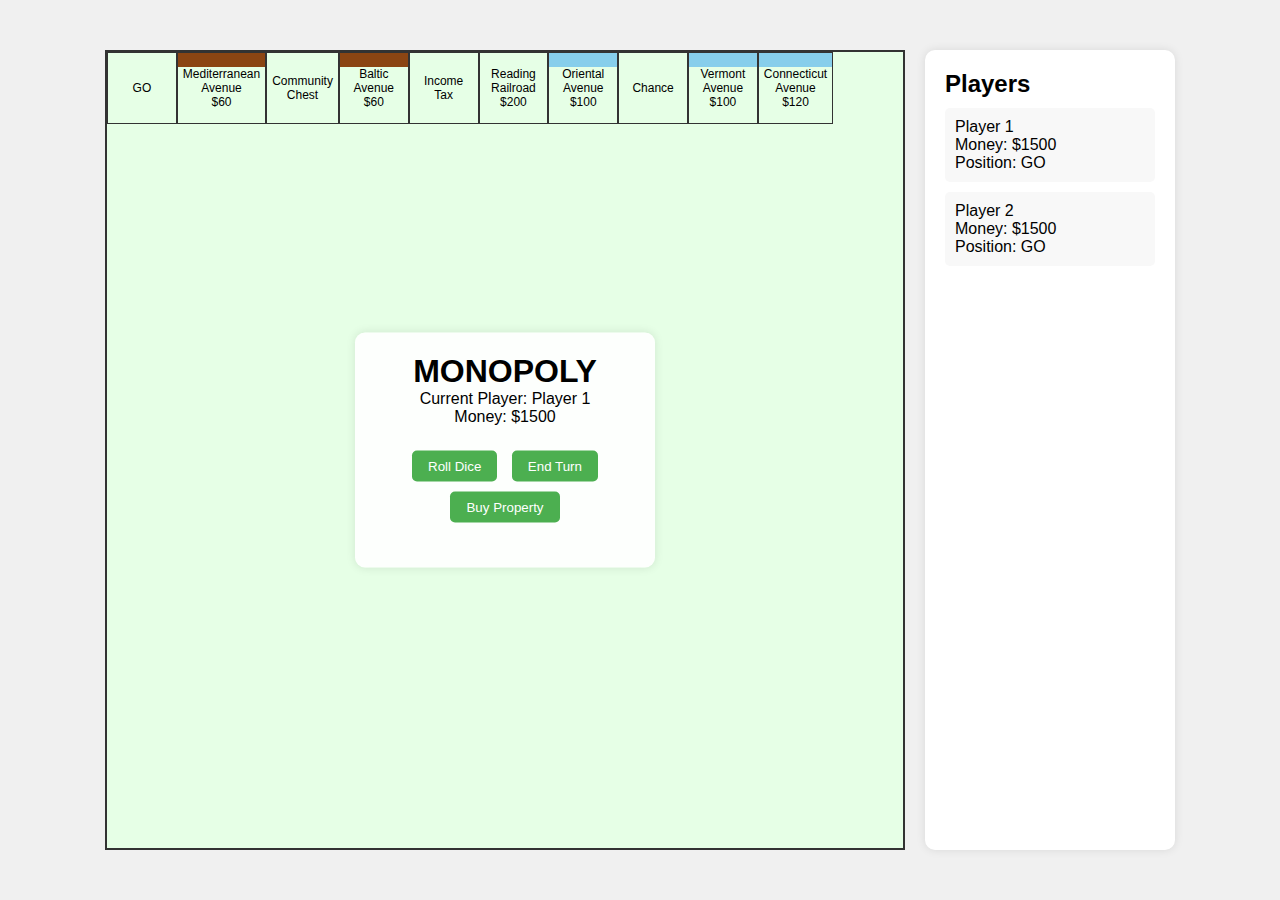
<file: index.html>
<!DOCTYPE html>
<html lang="en">
<head>
    <meta charset="UTF-8">
    <meta name="viewport" content="width=device-width, initial-scale=1.0">
    <title>Monopoly Game</title>
    <link rel="stylesheet" href="styles.css">
</head>
<body>
    <div class="game-container">
        <div class="board">
            <div class="center">
                <h1>MONOPOLY</h1>
                <div class="game-info">
                    <div id="current-player">Current Player: Player 1</div>
                    <div id="player-money">Money: $1500</div>
                </div>
                <div class="actions">
                    <button id="roll-dice">Roll Dice</button>
                    <button id="end-turn">End Turn</button>
                    <button id="buy-property">Buy Property</button>
                </div>
                <div id="dice-result"></div>
            </div>
            <div class="board-grid">
                <!-- Board squares will be generated by JavaScript -->
            </div>
        </div>
        <div class="player-panel">
            <h2>Players</h2>
            <div id="players-list"></div>
        </div>
    </div>
    <div id="property-modal" class="modal">
        <div class="modal-content">
            <h2>Property Information</h2>
            <div id="property-info"></div>
            <button id="close-modal">Close</button>
        </div>
    </div>
    <script src="game.js"></script>
</body>
</html>
</file>
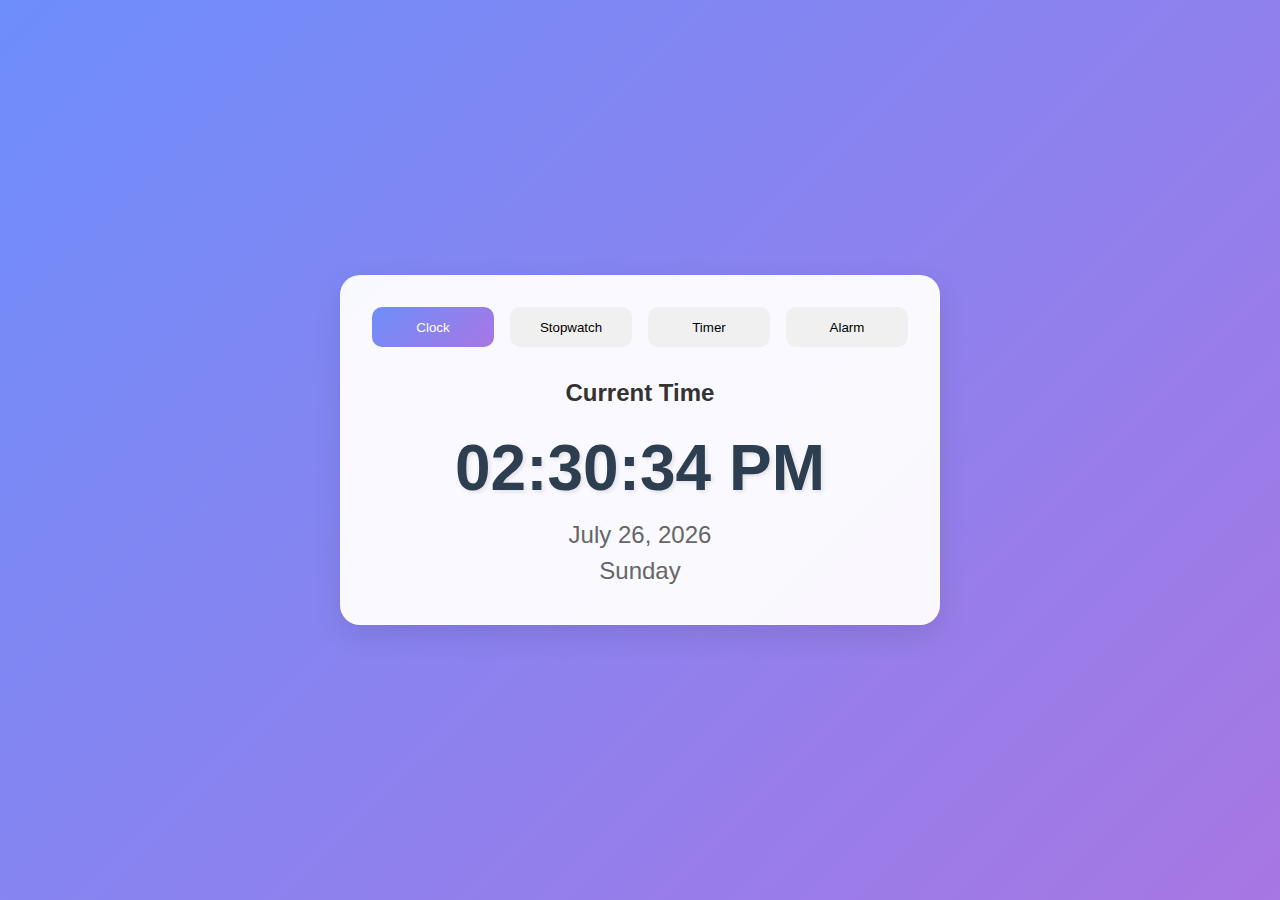
<file: Clock.html>
<!Doctype html>
<html lang="en">

<head>
    <meta charset="UTF-8">
    <meta http-equiv="X-UA-Compatible" content="IE=edge">
    <meta name="viewport" content="width=device-width, initial-scale=1.0">
    <title>Document</title>
</head>

<body>
    <div class="container">
        <nav class="tabs">
            <button class="tab-btn active" data-tab="clock">Clock</button>
            <button class="tab-btn" data-tab="stopwatch">Stopwatch</button>
            <button class="tab-btn" data-tab="timer">Timer</button>
            <button class="tab-btn" data-tab="alarm">Alarm</button>
        </nav>

        <div class="tab-content active" id="clock-tab">
            <h2>Current Time</h2>
            <div id="clock"></div>
            <div id="date"></div>
            <div id="day"></div>
        </div>

        <div class="tab-content" id="stopwatch-tab">
            <h2>Stopwatch</h2>
            <div id="stopwatch">00:00:00.000</div>
            <div class="controls">
                <button id="start-stopwatch">Start</button>
                <button id="stop-stopwatch">Stop</button>
                <button id="reset-stopwatch">Reset</button>
            </div>
        </div>

        <div class="tab-content" id="timer-tab">
            <h2>Timer</h2>
            <div class="timer-input">
                <input type="number" id="hours" min="0" max="23" placeholder="HH">
                <input type="number" id="minutes" min="0" max="59" placeholder="MM">
                <input type="number" id="seconds" min="0" max="59" placeholder="SS">
            </div>
            <div id="timer-display">00:00:00</div>
            <div class="controls">
                <button id="start-timer">Start</button>
                <button id="stop-timer">Stop</button>
                <button id="reset-timer">Reset</button>
            </div>
        </div>

        <div class="tab-content" id="alarm-tab">
            <h2>Alarm</h2>
            <div class="alarm-input">
                <input type="time" id="alarm-time">
                <button id="set-alarm">Set Alarm</button>
            </div>
            <div id="alarms-list"></div>
        </div>
    </div>

    <style>
        * {
            margin: 0;
            padding: 0;
            box-sizing: border-box;
        }

        body {
            font-family: 'Segoe UI', Arial, sans-serif;
            min-height: 100vh;
            display: flex;
            justify-content: center;
            align-items: center;
            background: linear-gradient(135deg, #6e8efb, #a777e3);
        }

        .container {
            background: rgba(255, 255, 255, 0.95);
            border-radius: 20px;
            padding: 2rem;
            box-shadow: 0 10px 30px rgba(0, 0, 0, 0.1);
            width: 90%;
            max-width: 600px;
        }

        .tabs {
            display: flex;
            gap: 1rem;
            margin-bottom: 2rem;
        }

        .tab-btn {
            flex: 1;
            padding: 0.8rem;
            border: none;
            border-radius: 10px;
            background: #f0f0f0;
            cursor: pointer;
            transition: all 0.3s ease;
            font-weight: 500;
        }

        .tab-btn.active {
            background: linear-gradient(135deg, #6e8efb, #a777e3);
            color: white;
        }

        .tab-content {
            display: none;
            text-align: center;
        }

        .tab-content.active {
            display: block;
        }

        h2 {
            color: #333;
            margin-bottom: 1.5rem;
        }

        #clock {
            font-size: 4rem;
            font-weight: bold;
            color: #2c3e50;
            margin: 1rem 0;
            text-shadow: 2px 2px 4px rgba(0, 0, 0, 0.1);
        }

        #date, #day {
            font-size: 1.5rem;
            color: #666;
            margin: 0.5rem 0;
        }

        #stopwatch {
            font-size: 3.5rem;
            font-weight: bold;
            color: #2c3e50;
            margin: 1rem 0;
        }

        .controls {
            display: flex;
            gap: 1rem;
            justify-content: center;
            margin: 1rem 0;
        }

        .controls button {
            padding: 0.8rem 1.5rem;
            border: none;
            border-radius: 25px;
            background: linear-gradient(135deg, #6e8efb, #a777e3);
            color: white;
            cursor: pointer;
            transition: transform 0.2s ease;
        }

        .controls button:hover {
            transform: scale(1.05);
        }

        .timer-input, .alarm-input {
            display: flex;
            gap: 1rem;
            justify-content: center;
            margin: 1rem 0;
        }

        input {
            padding: 0.8rem;
            border: 1px solid #ddd;
            border-radius: 10px;
            width: 80px;
            text-align: center;
            font-size: 1.2rem;
        }

        #timer-display {
            font-size: 3.5rem;
            font-weight: bold;
            color: #2c3e50;
            margin: 1rem 0;
        }

        #alarms-list {
            margin-top: 1rem;
        }

        .alarm-item {
            display: flex;
            justify-content: space-between;
            align-items: center;
            padding: 1rem;
            margin: 0.5rem 0;
            background: #f8f9fa;
            border-radius: 10px;
        }

        @media (max-width: 480px) {
            .container {
                padding: 1rem;
            }

            .tabs {
                flex-wrap: wrap;
            }

            #clock {
                font-size: 3rem;
            }

            #stopwatch, #timer-display {
                font-size: 2.5rem;
            }
        }
    </style>

    <script>
        // Tab functionality
        const tabs = document.querySelectorAll('.tab-btn');
        const contents = document.querySelectorAll('.tab-content');

        tabs.forEach(tab => {
            tab.addEventListener('click', () => {
                tabs.forEach(t => t.classList.remove('active'));
                contents.forEach(c => c.classList.remove('active'));
                tab.classList.add('active');
                document.getElementById(`${tab.dataset.tab}-tab`).classList.add('active');
            });
        });

        // Clock functionality
        function updateTime() {
            const now = new Date();
            
            const time = now.toLocaleTimeString('en-US', {
                hour: '2-digit',
                minute: '2-digit',
                second: '2-digit'
            });
            
            const date = now.toLocaleDateString('en-US', {
                year: 'numeric',
                month: 'long',
                day: 'numeric'
            });
            
            const day = now.toLocaleDateString('en-US', {
                weekday: 'long'
            });
            
            document.getElementById('clock').textContent = time;
            document.getElementById('date').textContent = date;
            document.getElementById('day').textContent = day;
        }

        // Stopwatch functionality
        let stopwatchInterval;
        let stopwatchTime = 0;
        const stopwatchDisplay = document.getElementById('stopwatch');

        document.getElementById('start-stopwatch').addEventListener('click', function() {
            clearInterval(stopwatchInterval);
            stopwatchInterval = setInterval(() => {
                stopwatchTime += 10;
                updateStopwatch();
            }, 10);
        });

        document.getElementById('stop-stopwatch').addEventListener('click', function() {
            clearInterval(stopwatchInterval);
        });

        document.getElementById('reset-stopwatch').addEventListener('click', function() {
            clearInterval(stopwatchInterval);
            stopwatchTime = 0;
            updateStopwatch();
        });

        function updateStopwatch() {
            const ms = stopwatchTime % 1000;
            const s = Math.floor((stopwatchTime / 1000) % 60);
            const m = Math.floor((stopwatchTime / (1000 * 60)) % 60);
            const h = Math.floor(stopwatchTime / (1000 * 60 * 60));
            
            stopwatchDisplay.textContent = 
                `${h.toString().padStart(2, '0')}:${m.toString().padStart(2, '0')}:${s.toString().padStart(2, '0')}.${ms.toString().padStart(3, '0')}`;
        }

        // Timer functionality
        let timerInterval;
        let timerTime = 0;
        const timerDisplay = document.getElementById('timer-display');

        document.getElementById('start-timer').addEventListener('click', function() {
            const hours = parseInt(document.getElementById('hours').value) || 0;
            const minutes = parseInt(document.getElementById('minutes').value) || 0;
            const seconds = parseInt(document.getElementById('seconds').value) || 0;
            
            timerTime = (hours * 3600 + minutes * 60 + seconds) * 1000;
            if (timerTime > 0) {
                clearInterval(timerInterval);
                timerInterval = setInterval(updateTimer, 1000);
            }
        });

        document.getElementById('stop-timer').addEventListener('click', function() {
            clearInterval(timerInterval);
        });

        document.getElementById('reset-timer').addEventListener('click', function() {
            clearInterval(timerInterval);
            timerTime = 0;
            updateTimer();
        });

        function updateTimer() {
            if (timerTime <= 0) {
                clearInterval(timerInterval);
                alert('Timer finished!');
                return;
            }
            
            timerTime -= 1000;
            const s = Math.floor((timerTime / 1000) % 60);
            const m = Math.floor((timerTime / (1000 * 60)) % 60);
            const h = Math.floor(timerTime / (1000 * 60 * 60));
            
            timerDisplay.textContent = 
                `${h.toString().padStart(2, '0')}:${m.toString().padStart(2, '0')}:${s.toString().padStart(2, '0')}`;
        }

        // Alarm functionality
        const alarms = new Set();
        const alarmsList = document.getElementById('alarms-list');

        document.getElementById('set-alarm').addEventListener('click', function() {
            const alarmTime = document.getElementById('alarm-time').value;
            if (alarmTime) {
                alarms.add(alarmTime);
                updateAlarmsList();
            }
        });

        function updateAlarmsList() {
            alarmsList.innerHTML = '';
            alarms.forEach(time => {
                const alarmItem = document.createElement('div');
                alarmItem.className = 'alarm-item';
                alarmItem.innerHTML = `
                    <span>${time}</span>
                    <button onclick="removeAlarm('${time}')">Delete</button>
                `;
                alarmsList.appendChild(alarmItem);
            });
        }

        function removeAlarm(time) {
            alarms.delete(time);
            updateAlarmsList();
        }

        function checkAlarms() {
            const now = new Date();
            const currentTime = `${now.getHours().toString().padStart(2, '0')}:${now.getMinutes().toString().padStart(2, '0')}`;
            
            alarms.forEach(time => {
                if (time === currentTime) {
                    alert('Alarm!');
                }
            });
        }

        // Initialize all functionalities
        updateTime();
        setInterval(updateTime, 1000);
        setInterval(checkAlarms, 1000);
    </script>
</body>

</html>
</file>
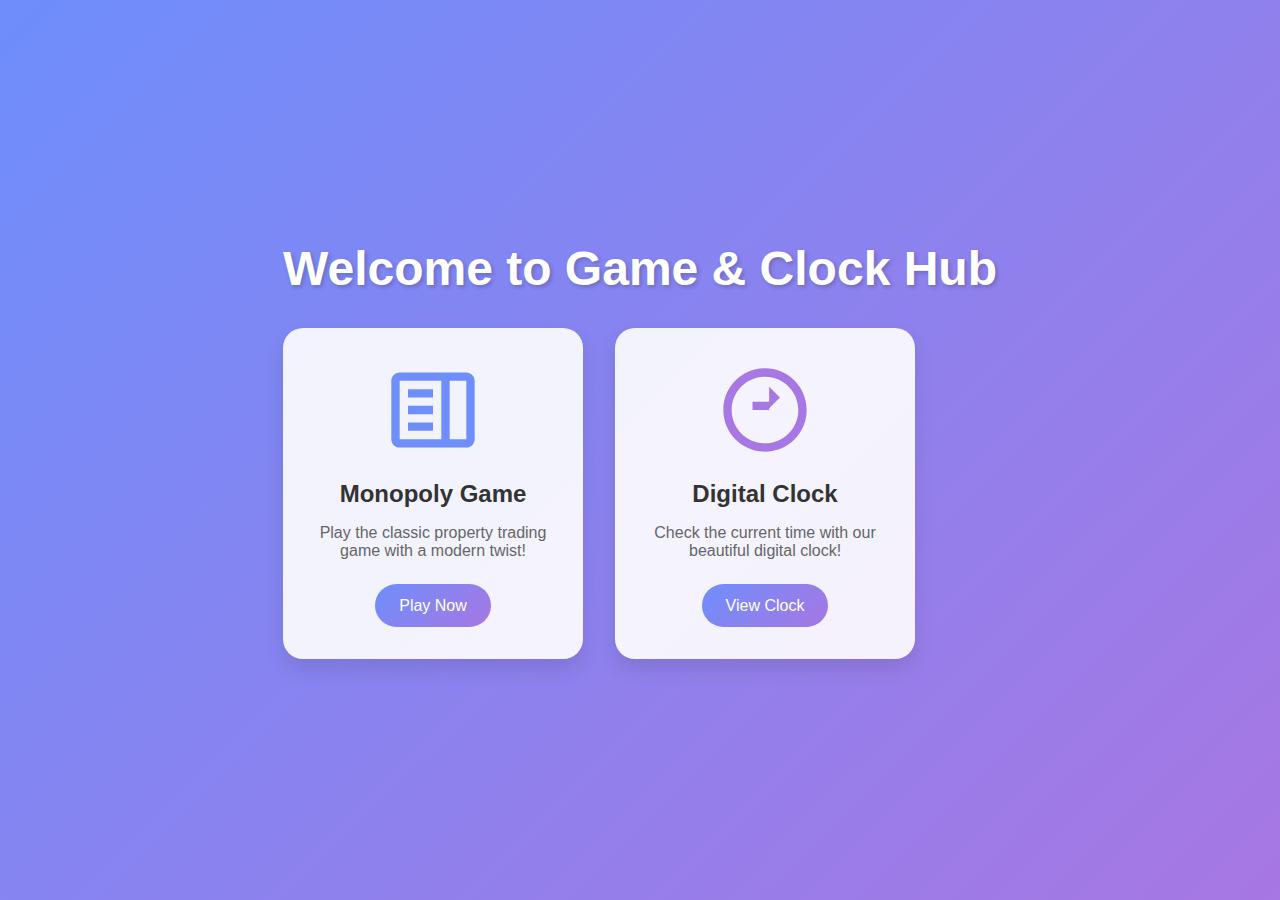
<file: home.html>
<!DOCTYPE html>
<html lang="en">
<head>
    <meta charset="UTF-8">
    <meta name="viewport" content="width=device-width, initial-scale=1.0">
    <title>Game & Clock Hub</title>
    <style>
        * {
            margin: 0;
            padding: 0;
            box-sizing: border-box;
        }

        body {
            font-family: 'Segoe UI', Arial, sans-serif;
            min-height: 100vh;
            background: linear-gradient(135deg, #6e8efb, #a777e3);
            display: flex;
            flex-direction: column;
            align-items: center;
            justify-content: center;
        }

        .container {
            text-align: center;
            padding: 2rem;
        }

        h1 {
            color: white;
            font-size: 3rem;
            margin-bottom: 2rem;
            text-shadow: 2px 2px 4px rgba(0, 0, 0, 0.2);
        }

        .cards-container {
            display: flex;
            gap: 2rem;
            margin-top: 2rem;
        }

        .card {
            background: rgba(255, 255, 255, 0.9);
            border-radius: 20px;
            padding: 2rem;
            width: 300px;
            text-align: center;
            transition: transform 0.3s ease, box-shadow 0.3s ease;
            cursor: pointer;
            box-shadow: 0 10px 20px rgba(0, 0, 0, 0.1);
        }

        .card:hover {
            transform: translateY(-10px);
            box-shadow: 0 15px 30px rgba(0, 0, 0, 0.2);
        }

        .card img {
            width: 100px;
            height: 100px;
            margin-bottom: 1rem;
        }

        .card h2 {
            color: #333;
            margin-bottom: 1rem;
        }

        .card p {
            color: #666;
            margin-bottom: 1.5rem;
        }

        .card a {
            display: inline-block;
            text-decoration: none;
            color: white;
            background: linear-gradient(135deg, #6e8efb, #a777e3);
            padding: 0.8rem 1.5rem;
            border-radius: 25px;
            transition: transform 0.2s ease;
        }

        .card a:hover {
            transform: scale(1.05);
        }

        @media (max-width: 768px) {
            .cards-container {
                flex-direction: column;
                align-items: center;
            }

            .card {
                width: 90%;
                max-width: 300px;
            }
        }
    </style>
</head>
<body>
    <div class="container">
        <h1>Welcome to Game & Clock Hub</h1>
        <div class="cards-container">
            <div class="card">
                <img src="[data-uri]" alt="Monopoly Icon">
                <h2>Monopoly Game</h2>
                <p>Play the classic property trading game with a modern twist!</p>
                <a href="index.html">Play Now</a>
            </div>
            <div class="card">
                <img src="[data-uri]" alt="Clock Icon">
                <h2>Digital Clock</h2>
                <p>Check the current time with our beautiful digital clock!</p>
                <a href="Clock.html">View Clock</a>
            </div>
        </div>
    </div>
</body>
</html>
</file>
<file: styles.css>
* {
    margin: 0;
    padding: 0;
    box-sizing: border-box;
}

body {
    font-family: Arial, sans-serif;
    background-color: #f0f0f0;
    min-height: 100vh;
    display: flex;
    justify-content: center;
    align-items: center;
}

.game-container {
    display: flex;
    gap: 20px;
    padding: 20px;
}

.board {
    background-color: #e6ffe6;
    border: 2px solid #333;
    width: 800px;
    height: 800px;
    position: relative;
}

.center {
    position: absolute;
    top: 50%;
    left: 50%;
    transform: translate(-50%, -50%);
    text-align: center;
    width: 300px;
    background-color: rgba(255, 255, 255, 0.9);
    padding: 20px;
    border-radius: 10px;
    box-shadow: 0 0 10px rgba(0, 0, 0, 0.1);
}

.board-grid {
    display: grid;
    grid-template-columns: repeat(11, 1fr);
    grid-template-rows: repeat(11, 1fr);
    width: 100%;
    height: 100%;
}

.square {
    border: 1px solid #333;
    padding: 5px;
    display: flex;
    flex-direction: column;
    justify-content: center;
    align-items: center;
    font-size: 12px;
    text-align: center;
    cursor: pointer;
    transition: background-color 0.3s;
}

.square:hover {
    background-color: rgba(255, 255, 255, 0.8);
}

.property {
    position: relative;
}

.property-color {
    width: 100%;
    height: 20%;
    position: absolute;
    top: 0;
}

.player-panel {
    background-color: white;
    padding: 20px;
    border-radius: 10px;
    box-shadow: 0 0 10px rgba(0, 0, 0, 0.1);
    min-width: 250px;
}

.player {
    margin: 10px 0;
    padding: 10px;
    background-color: #f8f8f8;
    border-radius: 5px;
}

.actions {
    margin: 20px 0;
}

button {
    padding: 8px 16px;
    margin: 5px;
    border: none;
    border-radius: 5px;
    background-color: #4CAF50;
    color: white;
    cursor: pointer;
    transition: background-color 0.3s;
}

button:hover {
    background-color: #45a049;
}

button:disabled {
    background-color: #cccccc;
    cursor: not-allowed;
}

.modal {
    display: none;
    position: fixed;
    top: 0;
    left: 0;
    width: 100%;
    height: 100%;
    background-color: rgba(0, 0, 0, 0.5);
}

.modal-content {
    background-color: white;
    padding: 20px;
    border-radius: 10px;
    position: absolute;
    top: 50%;
    left: 50%;
    transform: translate(-50%, -50%);
    min-width: 300px;
}

.player-token {
    width: 20px;
    height: 20px;
    border-radius: 50%;
    position: absolute;
    transition: all 0.5s ease;
}

#dice-result {
    margin-top: 10px;
    font-size: 24px;
    font-weight: bold;
}
</file>
